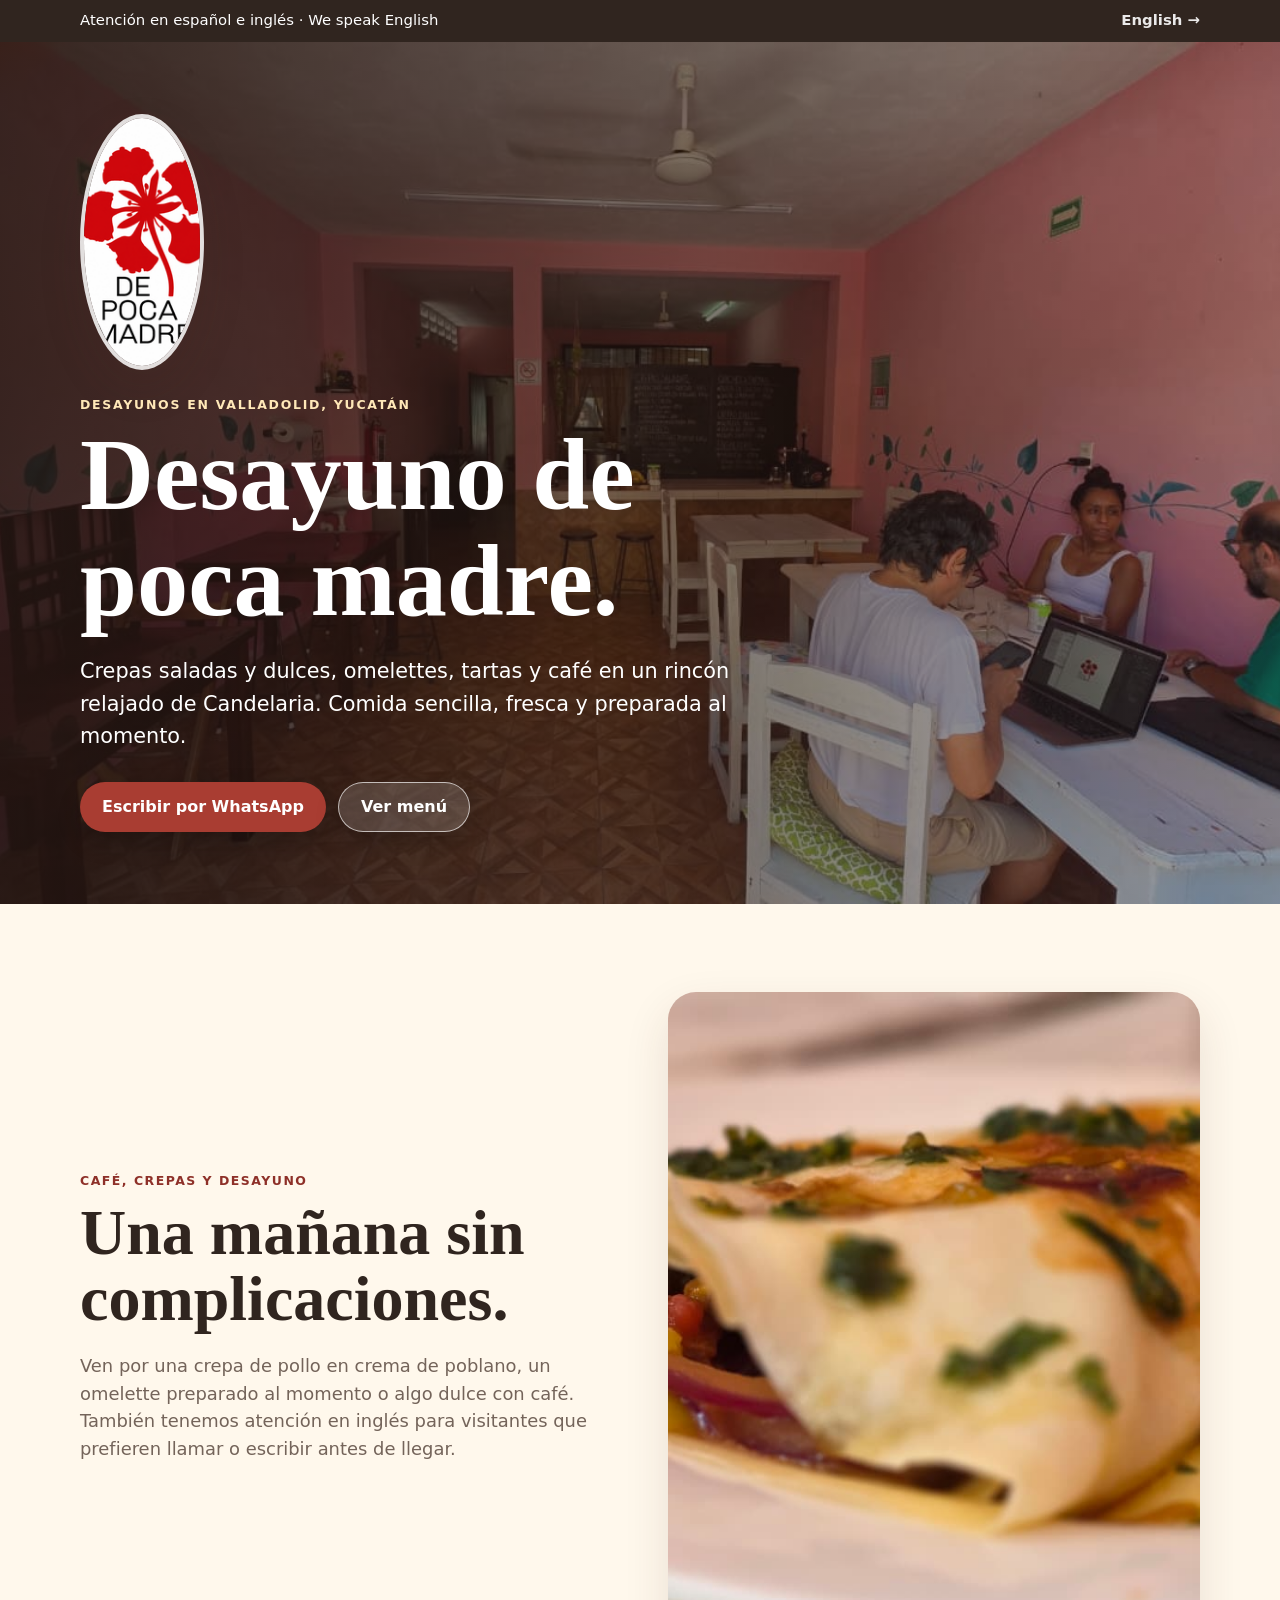
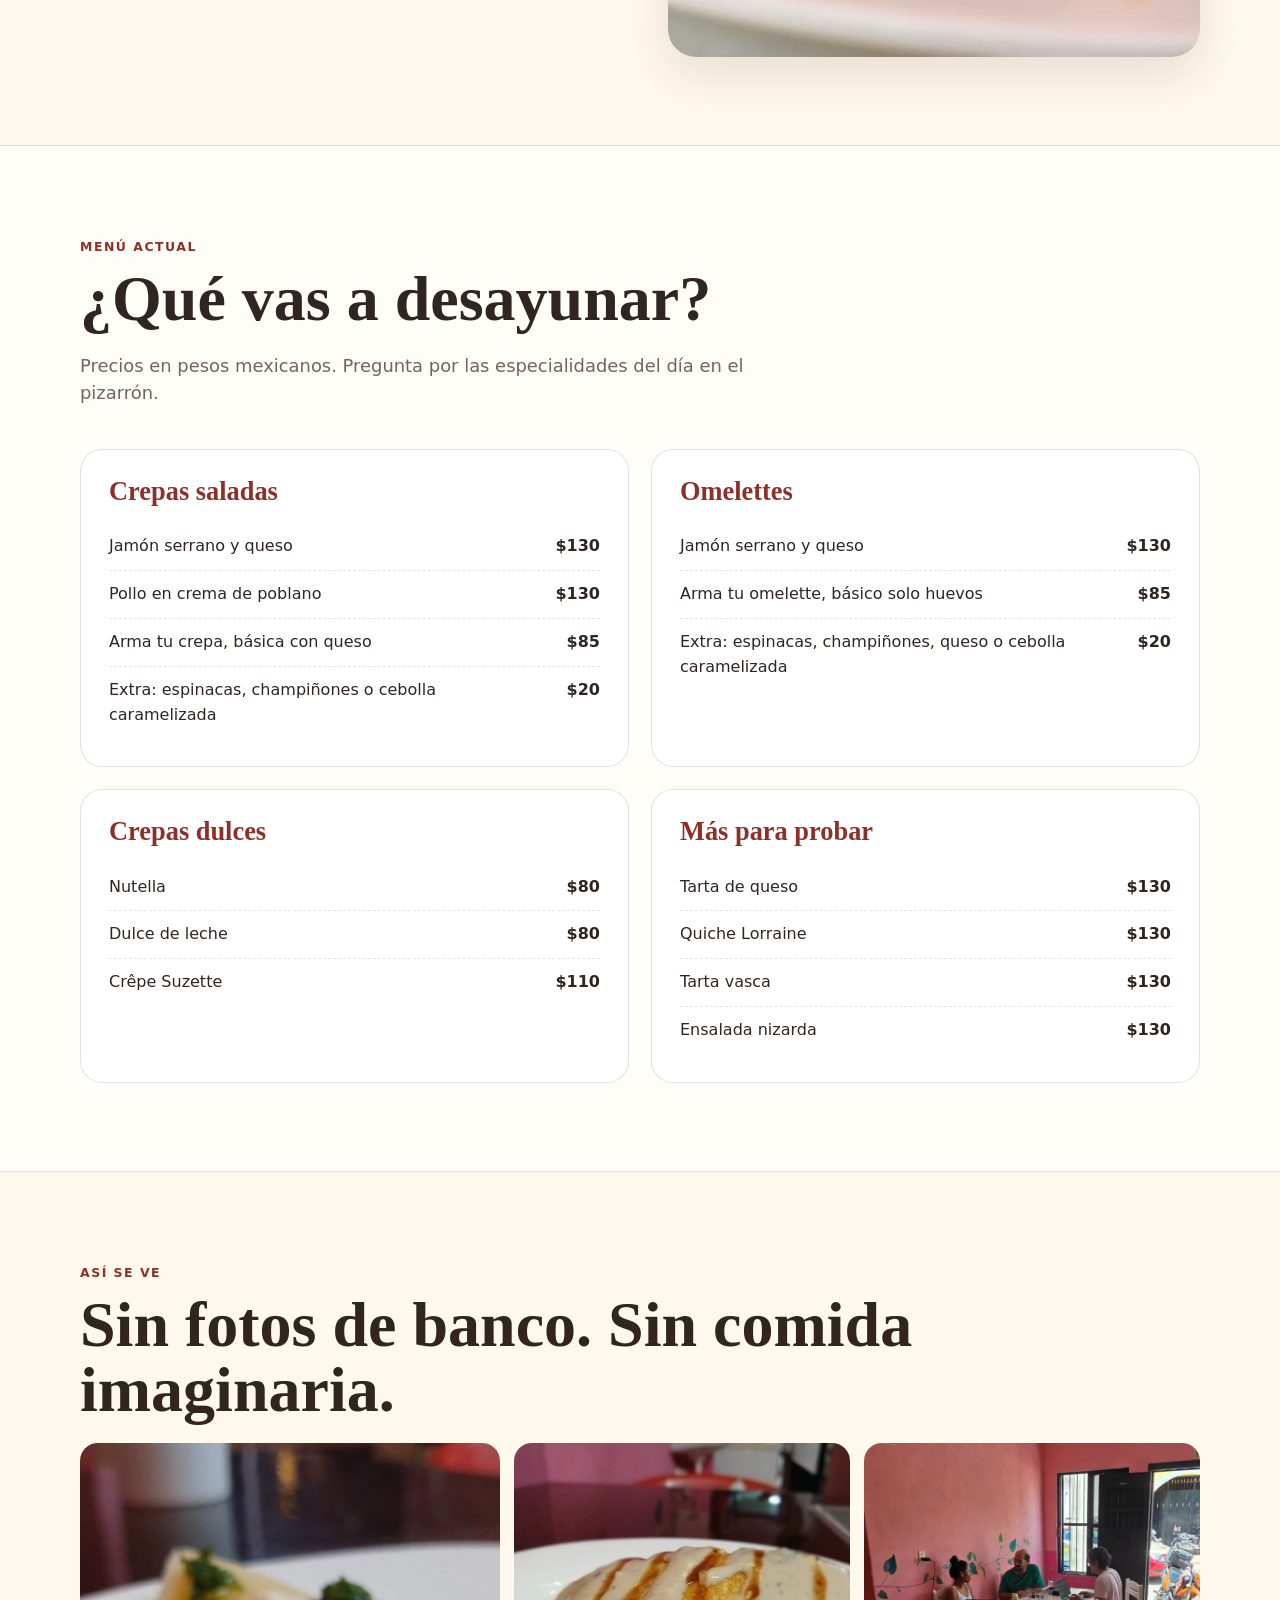
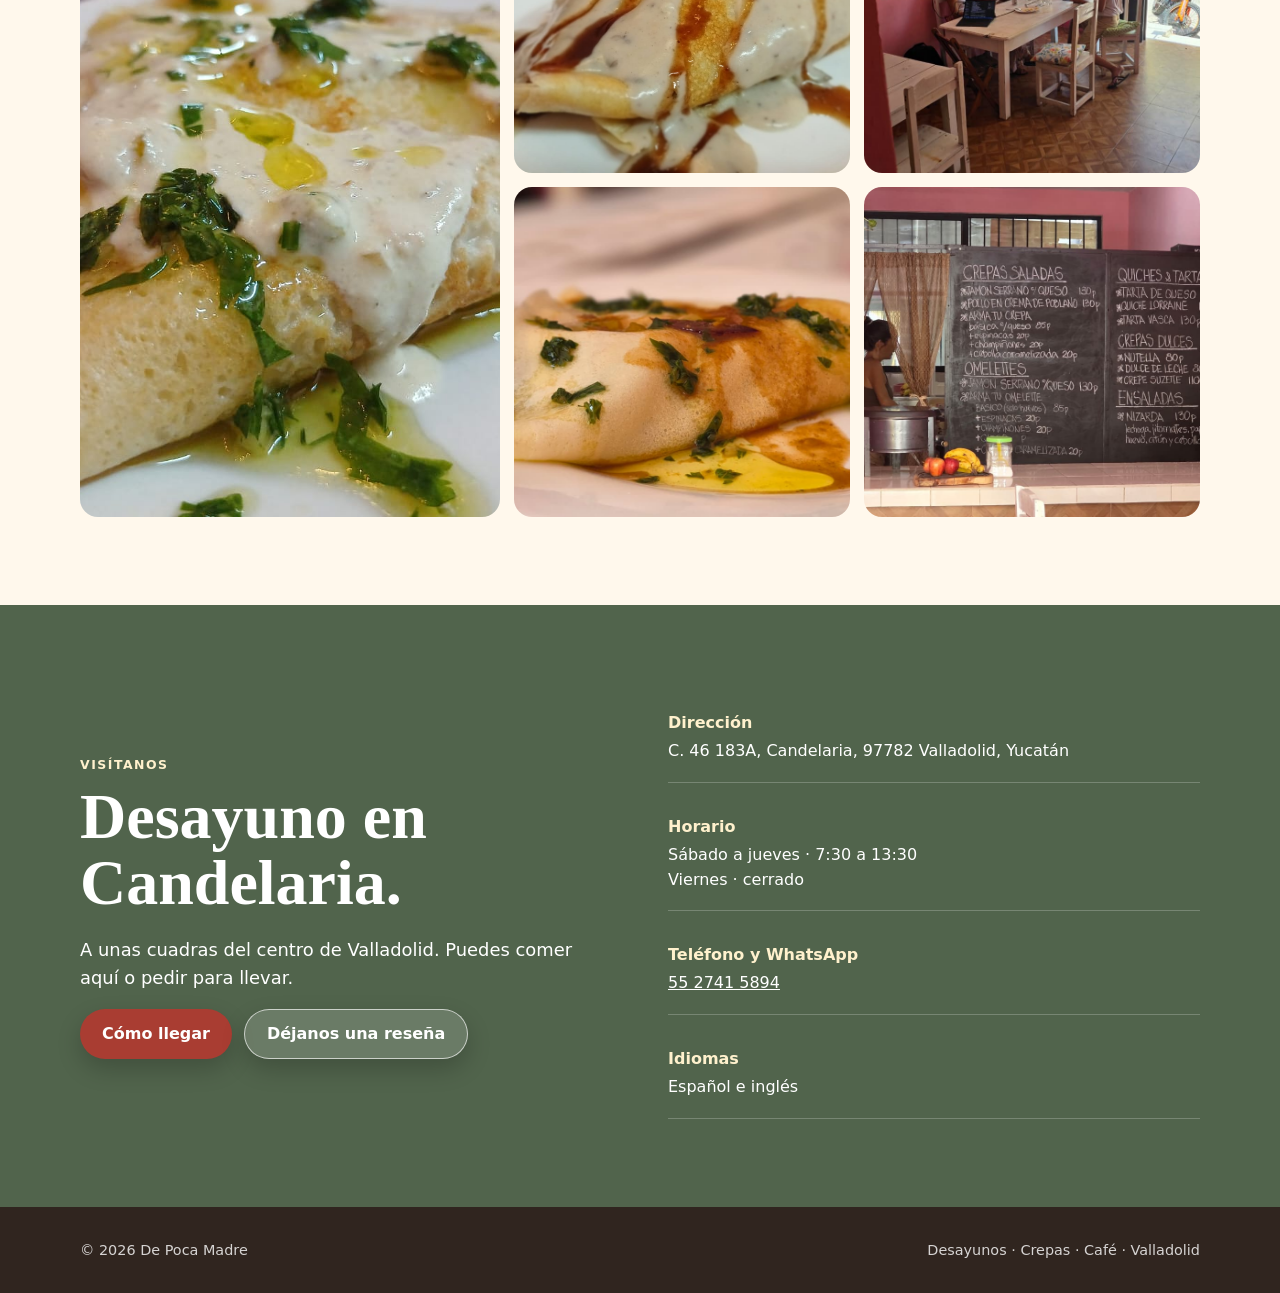
<file: index.html>
<!doctype html>
<html lang="es-MX">
<head>
  <meta name="google-site-verification" content="uA9kT-f18pNO_fuDsqGd36nbrnGrqzHcbERailEkTtU">
  <meta charset="utf-8">
  <meta name="viewport" content="width=device-width, initial-scale=1">
  <title>Desayunos y crepas en Valladolid | De Poca Madre</title>
  <meta name="description" content="Desayunos, crepas saladas y dulces, omelettes y café en Candelaria, Valladolid. Atención en español e inglés. Abierto de sábado a jueves por la mañana.">
  <meta name="robots" content="index,follow,max-image-preview:large">
  <meta name="geo.region" content="MX-YUC">
  <meta name="geo.placename" content="Valladolid">
  <meta property="og:type" content="website">
  <meta property="og:locale" content="es_MX">
  <meta property="og:title" content="De Poca Madre · Desayunos y crepas en Valladolid">
  <meta property="og:description" content="Crepas, omelettes, tartas y café en Candelaria. Atención en español e inglés.">
  <meta property="og:url" content="https://nitgritsc.github.io/depocamadre/">
  <meta property="og:site_name" content="De Poca Madre">
  <meta property="og:image" content="https://nitgritsc.github.io/depocamadre/assets/interior-wide-cover-original.jpeg">
  <meta property="og:image:alt" content="Interior de De Poca Madre en Valladolid">
  <meta name="twitter:card" content="summary_large_image">
  <link rel="icon" type="image/png" href="assets/de-poca-madre-logo-profile-v3-web.png">
  <link rel="canonical" href="https://nitgritsc.github.io/depocamadre/">
  <link rel="alternate" hreflang="es-MX" href="https://nitgritsc.github.io/depocamadre/">
  <link rel="alternate" hreflang="en" href="https://nitgritsc.github.io/depocamadre/en/">
  <link rel="alternate" hreflang="x-default" href="https://nitgritsc.github.io/depocamadre/">
  <link rel="stylesheet" href="styles.css">
  <script type="application/ld+json">
  {
    "@context": "https://schema.org",
    "@type": "Restaurant",
    "@id": "https://nitgritsc.github.io/depocamadre/#restaurant",
    "name": "De Poca Madre",
    "description": "Desayunos, crepas saladas y dulces, omelettes y café en Valladolid. Atención en español e inglés.",
    "telephone": "+52 55 2741 5894",
    "image": "https://nitgritsc.github.io/depocamadre/assets/interior-wide-cover-original.jpeg",
    "servesCuisine": ["Desayunos", "Crepas", "Café"],
    "priceRange": "$$",
    "address": {
      "@type": "PostalAddress",
      "streetAddress": "C. 46 183A, Candelaria",
      "addressLocality": "Valladolid",
      "addressRegion": "Yucatán",
      "postalCode": "97782",
      "addressCountry": "MX"
    },
    "geo": { "@type": "GeoCoordinates", "latitude": 20.6942355, "longitude": -88.2054704 },
    "openingHoursSpecification": [{
      "@type": "OpeningHoursSpecification",
      "dayOfWeek": ["Monday", "Tuesday", "Wednesday", "Thursday", "Saturday", "Sunday"],
      "opens": "07:30",
      "closes": "13:30"
    }],
    "url": "https://nitgritsc.github.io/depocamadre/",
    "menu": "https://nitgritsc.github.io/depocamadre/#menu",
    "sameAs": [
      "https://www.google.com/maps/search/?api=1&query=20.6942355%2C-88.2054704",
      "https://www.openstreetmap.org/node/14134019218",
      "https://app.foursquare.com/v/de-poca-madre/6a936f22cfe41c5e40e143a0"
    ]
  }
  </script>
  <script type="application/ld+json">
  {
    "@context": "https://schema.org",
    "@type": "WebSite",
    "@id": "https://nitgritsc.github.io/depocamadre/#website",
    "url": "https://nitgritsc.github.io/depocamadre/",
    "name": "De Poca Madre",
    "alternateName": "De Poca Madre Valladolid",
    "inLanguage": ["es-MX", "en"]
  }
  </script>
</head>
<body>
  <div class="topbar"><div class="wrap"><span>Atención en español e inglés · We speak English</span><a class="language" href="en/" lang="en">English →</a></div></div>
  <header class="hero">
    <div class="hero-content wrap">
      <img class="brand-mark" src="assets/de-poca-madre-logo-profile-v3-web.png" alt="Logotipo De Poca Madre" width="256" height="256">
      <p class="eyebrow">Desayunos en Valladolid, Yucatán</p>
      <h1>Desayuno de poca madre.</h1>
      <p class="lead">Crepas saladas y dulces, omelettes, tartas y café en un rincón relajado de Candelaria. Comida sencilla, fresca y preparada al momento.</p>
      <div class="actions">
        <a class="button" href="https://wa.me/525527415894?text=Hola%2C%20quisiera%20informaci%C3%B3n%20sobre%20el%20men%C3%BA" rel="noopener">Escribir por WhatsApp</a>
        <a class="button secondary" href="#menu">Ver menú</a>
      </div>
    </div>
  </header>

  <main>
    <section><div class="wrap intro-grid">
      <div>
        <span class="section-kicker">Café, crepas y desayuno</span>
        <h2>Una mañana sin complicaciones.</h2>
        <p class="large-copy">Ven por una crepa de pollo en crema de poblano, un omelette preparado al momento o algo dulce con café. También tenemos atención en inglés para visitantes que prefieren llamar o escribir antes de llegar.</p>
      </div>
      <img class="feature-photo" src="assets/savory-crepe-hero-open-original.jpeg" alt="Crepa salada servida en De Poca Madre, Valladolid" loading="lazy">
    </div></section>

    <section class="menu" id="menu"><div class="wrap">
      <div class="menu-heading"><span class="section-kicker">Menú actual</span><h2>¿Qué vas a desayunar?</h2><p class="large-copy">Precios en pesos mexicanos. Pregunta por las especialidades del día en el pizarrón.</p></div>
      <div class="menu-grid">
        <article class="menu-card"><h3>Crepas saladas</h3>
          <div class="menu-item"><span>Jamón serrano y queso</span><strong>$130</strong></div>
          <div class="menu-item"><span>Pollo en crema de poblano</span><strong>$130</strong></div>
          <div class="menu-item"><span>Arma tu crepa, básica con queso</span><strong>$85</strong></div>
          <div class="menu-item"><span>Extra: espinacas, champiñones o cebolla caramelizada</span><strong>$20</strong></div>
        </article>
        <article class="menu-card"><h3>Omelettes</h3>
          <div class="menu-item"><span>Jamón serrano y queso</span><strong>$130</strong></div>
          <div class="menu-item"><span>Arma tu omelette, básico solo huevos</span><strong>$85</strong></div>
          <div class="menu-item"><span>Extra: espinacas, champiñones, queso o cebolla caramelizada</span><strong>$20</strong></div>
        </article>
        <article class="menu-card"><h3>Crepas dulces</h3>
          <div class="menu-item"><span>Nutella</span><strong>$80</strong></div>
          <div class="menu-item"><span>Dulce de leche</span><strong>$80</strong></div>
          <div class="menu-item"><span>Crêpe Suzette</span><strong>$110</strong></div>
        </article>
        <article class="menu-card"><h3>Más para probar</h3>
          <div class="menu-item"><span>Tarta de queso</span><strong>$130</strong></div>
          <div class="menu-item"><span>Quiche Lorraine</span><strong>$130</strong></div>
          <div class="menu-item"><span>Tarta vasca</span><strong>$130</strong></div>
          <div class="menu-item"><span>Ensalada nizarda</span><strong>$130</strong></div>
        </article>
      </div>
    </div></section>

    <section><div class="wrap">
      <span class="section-kicker">Así se ve</span><h2>Sin fotos de banco. Sin comida imaginaria.</h2>
      <div class="gallery">
        <img src="assets/rose-creamy-savory-closeup-original.jpeg" alt="Crepa salada cremosa" loading="lazy">
        <img src="assets/rose-sweet-crepe-original.jpeg" alt="Crepa dulce" loading="lazy">
        <img src="assets/interior-lively-vertical-original.jpeg" alt="Interior de De Poca Madre" loading="lazy">
        <img src="assets/savory-crepe-hero-clean-original.jpeg" alt="Crepa salada presentada en plato" loading="lazy">
        <img src="assets/live-blackboard-menu-original.jpeg" alt="Pizarrón con el menú del día" loading="lazy">
      </div>
    </div></section>

    <section class="visit"><div class="wrap visit-grid">
      <div><span class="section-kicker">Visítanos</span><h2>Desayuno en Candelaria.</h2><p class="large-copy">A unas cuadras del centro de Valladolid. Puedes comer aquí o pedir para llevar.</p><div class="actions"><a class="button" href="https://www.google.com/maps/dir/?api=1&destination=20.6942355%2C-88.2054704" rel="noopener">Cómo llegar</a><a class="button secondary" href="https://g.page/r/CUeNhZyy9YvkEBE/review" rel="noopener">Déjanos una reseña</a></div></div>
      <div class="details">
        <div class="detail"><b>Dirección</b>C. 46 183A, Candelaria, 97782 Valladolid, Yucatán</div>
        <div class="detail"><b>Horario</b>Sábado a jueves · 7:30 a 13:30<br>Viernes · cerrado</div>
        <div class="detail"><b>Teléfono y WhatsApp</b><a href="tel:+525527415894">55 2741 5894</a></div>
        <div class="detail"><b>Idiomas</b>Español e inglés</div>
      </div>
    </div></section>
  </main>
  <footer><div class="wrap"><span>© 2026 De Poca Madre</span><span>Desayunos · Crepas · Café · Valladolid</span></div></footer>
</body>
</html>
</file>
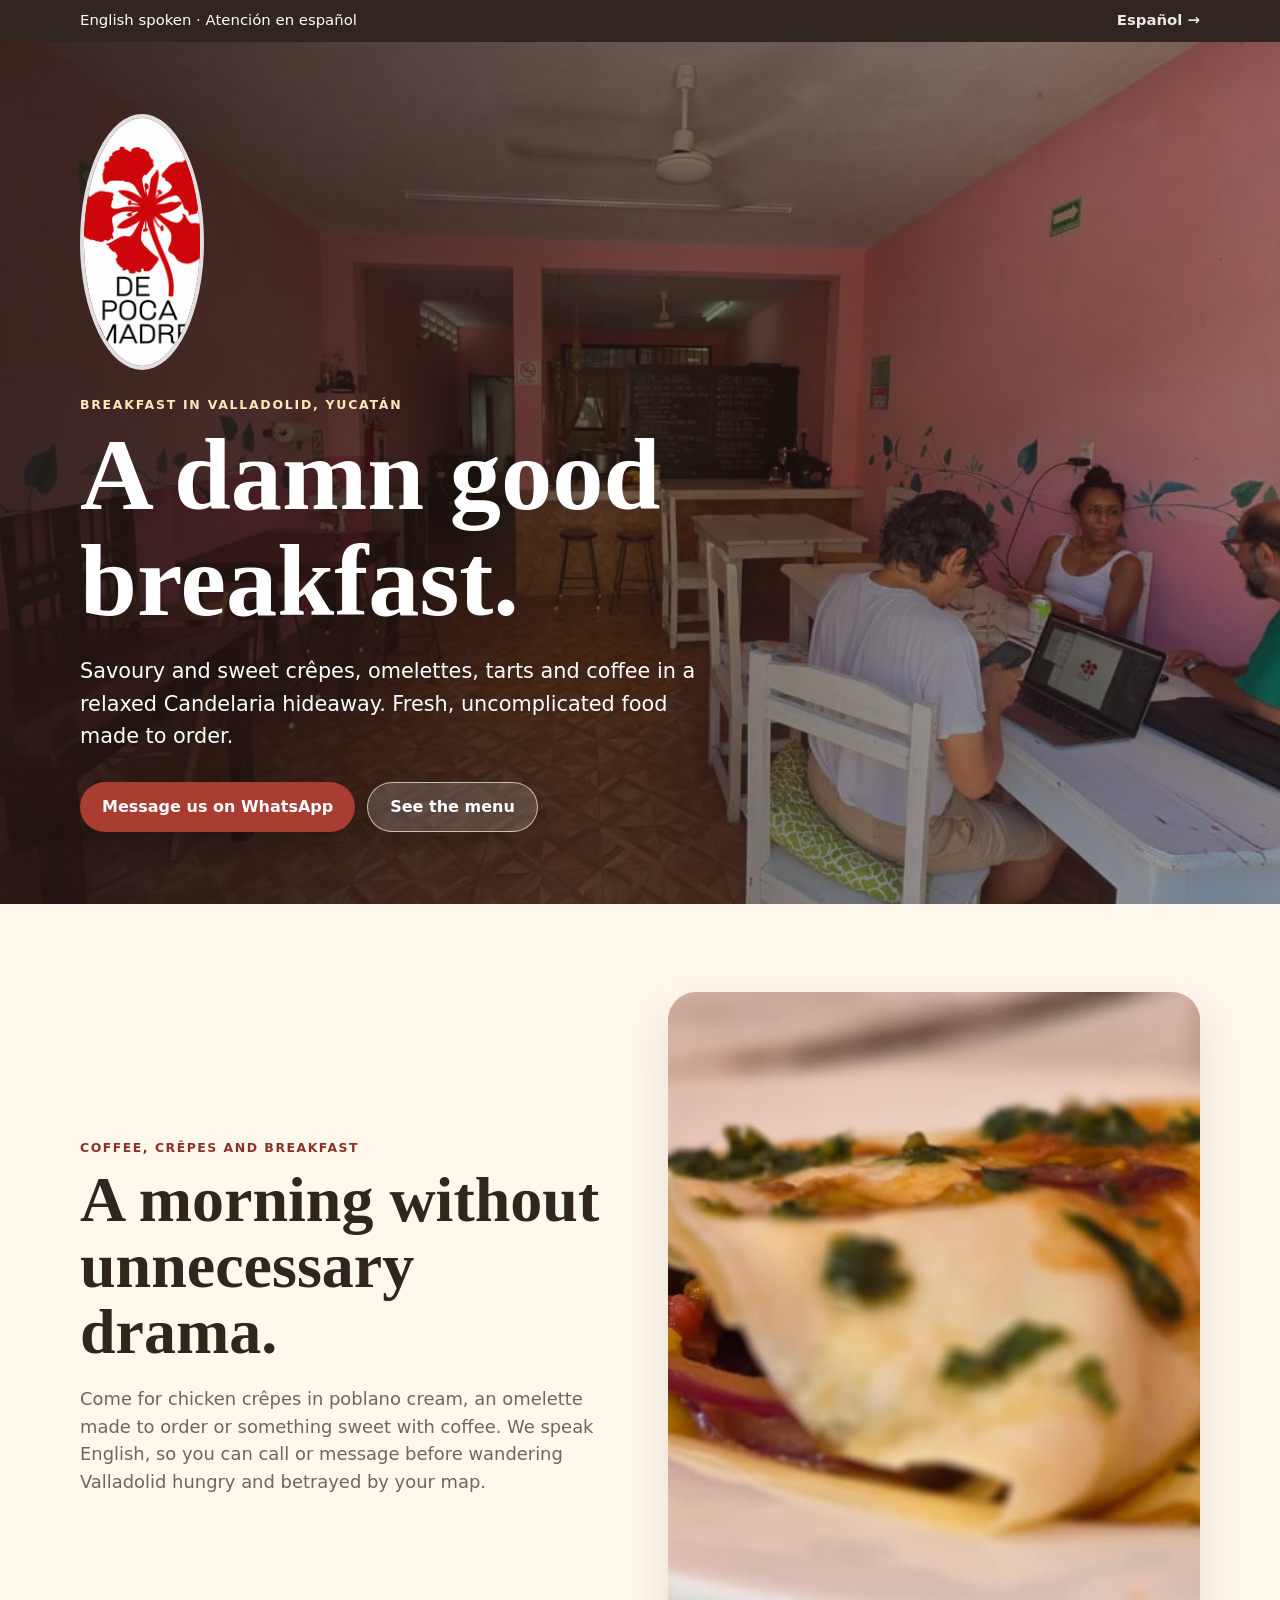
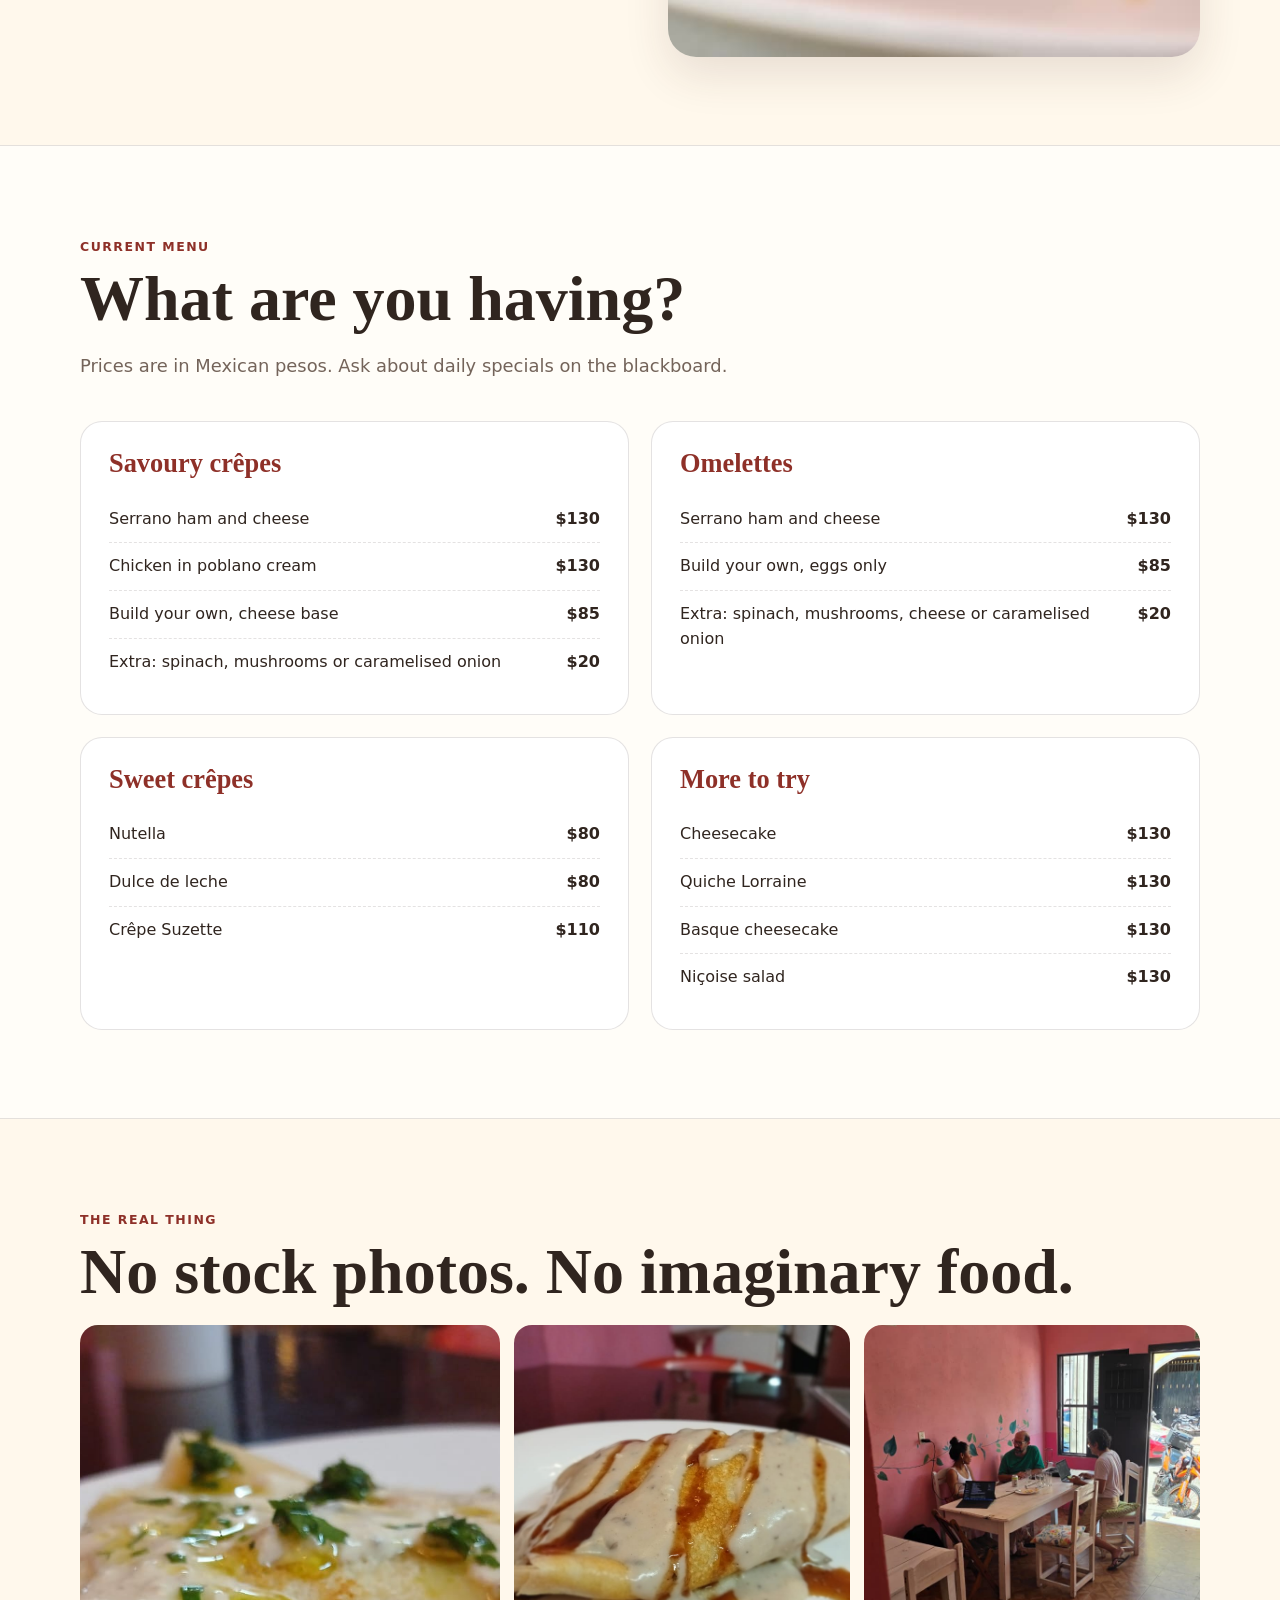
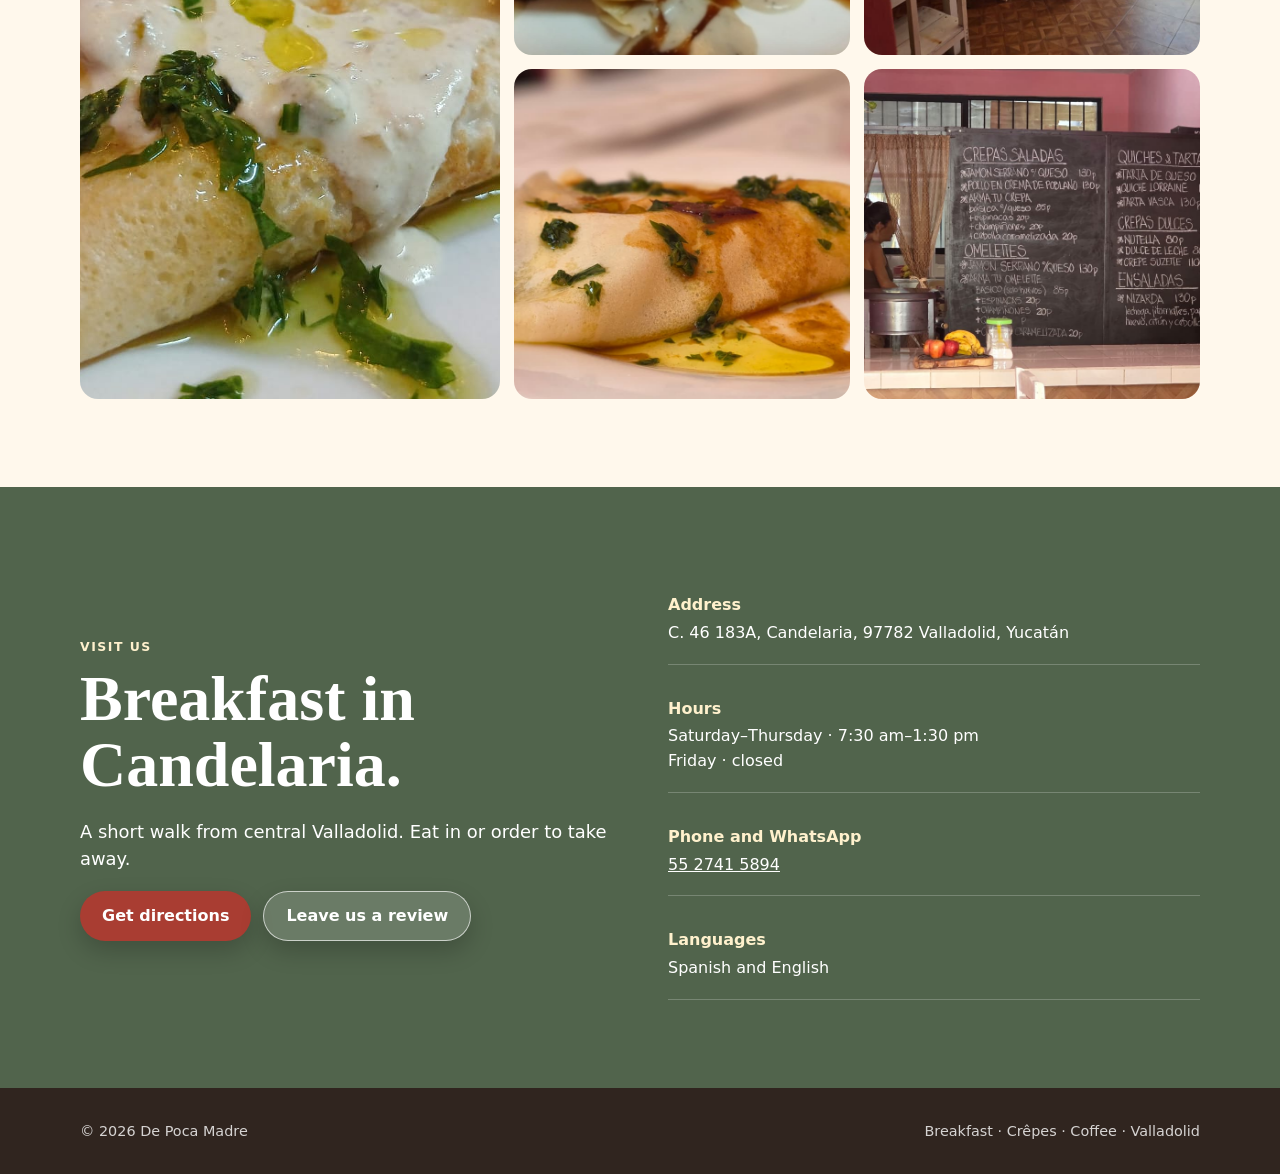
<file: en/index.html>
<!doctype html>
<html lang="en">
<head>
  <meta charset="utf-8">
  <meta name="viewport" content="width=device-width, initial-scale=1">
  <title>Breakfast and crêpes in Valladolid | De Poca Madre</title>
  <meta name="description" content="Fresh breakfast, savoury and sweet crêpes, omelettes and coffee in Valladolid, Yucatán. English spoken. Open Saturday through Thursday mornings.">
  <meta name="robots" content="index,follow,max-image-preview:large">
  <meta name="geo.region" content="MX-YUC">
  <meta name="geo.placename" content="Valladolid">
  <meta property="og:type" content="website">
  <meta property="og:locale" content="en_US">
  <meta property="og:title" content="De Poca Madre · Breakfast and crêpes in Valladolid">
  <meta property="og:description" content="Fresh crêpes, omelettes, tarts and coffee in Candelaria. English spoken.">
  <meta property="og:url" content="https://nitgritsc.github.io/depocamadre/en/">
  <meta property="og:site_name" content="De Poca Madre">
  <meta property="og:image" content="https://nitgritsc.github.io/depocamadre/assets/interior-wide-cover-original.jpeg">
  <meta property="og:image:alt" content="Inside De Poca Madre in Valladolid">
  <meta name="twitter:card" content="summary_large_image">
  <link rel="icon" type="image/png" href="../assets/de-poca-madre-logo-profile-v3-web.png">
  <link rel="canonical" href="https://nitgritsc.github.io/depocamadre/en/">
  <link rel="alternate" hreflang="es-MX" href="https://nitgritsc.github.io/depocamadre/">
  <link rel="alternate" hreflang="en" href="https://nitgritsc.github.io/depocamadre/en/">
  <link rel="alternate" hreflang="x-default" href="https://nitgritsc.github.io/depocamadre/">
  <link rel="stylesheet" href="../styles.css">
  <script type="application/ld+json">
  {
    "@context": "https://schema.org",
    "@type": "Restaurant",
    "@id": "https://nitgritsc.github.io/depocamadre/#restaurant",
    "name": "De Poca Madre",
    "description": "Fresh breakfast, savoury and sweet crêpes, omelettes and coffee in Valladolid. English spoken.",
    "telephone": "+52 55 2741 5894",
    "image": "https://nitgritsc.github.io/depocamadre/assets/interior-wide-cover-original.jpeg",
    "servesCuisine": ["Breakfast", "Crêpes", "Coffee"],
    "priceRange": "$$",
    "address": {"@type":"PostalAddress","streetAddress":"C. 46 183A, Candelaria","addressLocality":"Valladolid","addressRegion":"Yucatán","postalCode":"97782","addressCountry":"MX"},
    "geo": {"@type":"GeoCoordinates","latitude":20.6942355,"longitude":-88.2054704},
    "openingHoursSpecification": [{"@type":"OpeningHoursSpecification","dayOfWeek":["Monday","Tuesday","Wednesday","Thursday","Saturday","Sunday"],"opens":"07:30","closes":"13:30"}],
    "url": "https://nitgritsc.github.io/depocamadre/en/",
    "menu": "https://nitgritsc.github.io/depocamadre/en/#menu",
    "sameAs": [
      "https://www.google.com/maps/search/?api=1&query=20.6942355%2C-88.2054704",
      "https://www.openstreetmap.org/node/14134019218",
      "https://app.foursquare.com/v/de-poca-madre/6a936f22cfe41c5e40e143a0"
    ]
  }
  </script>
  <script type="application/ld+json">
  {
    "@context": "https://schema.org",
    "@type": "WebSite",
    "@id": "https://nitgritsc.github.io/depocamadre/#website",
    "url": "https://nitgritsc.github.io/depocamadre/",
    "name": "De Poca Madre",
    "alternateName": "De Poca Madre Valladolid",
    "inLanguage": ["es-MX", "en"]
  }
  </script>
</head>
<body>
  <div class="topbar"><div class="wrap"><span>English spoken · Atención en español</span><a class="language" href="../" lang="es-MX">Español →</a></div></div>
  <header class="hero"><div class="hero-content wrap">
    <img class="brand-mark" src="../assets/de-poca-madre-logo-profile-v3-web.png" alt="De Poca Madre logo" width="256" height="256">
    <p class="eyebrow">Breakfast in Valladolid, Yucatán</p>
    <h1>A damn good breakfast.</h1>
    <p class="lead">Savoury and sweet crêpes, omelettes, tarts and coffee in a relaxed Candelaria hideaway. Fresh, uncomplicated food made to order.</p>
    <div class="actions"><a class="button" href="https://wa.me/525527415894?text=Hello%2C%20I%27d%20like%20information%20about%20the%20menu" rel="noopener">Message us on WhatsApp</a><a class="button secondary" href="#menu">See the menu</a></div>
  </div></header>

  <main>
    <section><div class="wrap intro-grid"><div><span class="section-kicker">Coffee, crêpes and breakfast</span><h2>A morning without unnecessary drama.</h2><p class="large-copy">Come for chicken crêpes in poblano cream, an omelette made to order or something sweet with coffee. We speak English, so you can call or message before wandering Valladolid hungry and betrayed by your map.</p></div><img class="feature-photo" src="../assets/savory-crepe-hero-open-original.jpeg" alt="Savoury crêpe served at De Poca Madre in Valladolid" loading="lazy"></div></section>

    <section class="menu" id="menu"><div class="wrap"><div class="menu-heading"><span class="section-kicker">Current menu</span><h2>What are you having?</h2><p class="large-copy">Prices are in Mexican pesos. Ask about daily specials on the blackboard.</p></div>
      <div class="menu-grid">
        <article class="menu-card"><h3>Savoury crêpes</h3><div class="menu-item"><span>Serrano ham and cheese</span><strong>$130</strong></div><div class="menu-item"><span>Chicken in poblano cream</span><strong>$130</strong></div><div class="menu-item"><span>Build your own, cheese base</span><strong>$85</strong></div><div class="menu-item"><span>Extra: spinach, mushrooms or caramelised onion</span><strong>$20</strong></div></article>
        <article class="menu-card"><h3>Omelettes</h3><div class="menu-item"><span>Serrano ham and cheese</span><strong>$130</strong></div><div class="menu-item"><span>Build your own, eggs only</span><strong>$85</strong></div><div class="menu-item"><span>Extra: spinach, mushrooms, cheese or caramelised onion</span><strong>$20</strong></div></article>
        <article class="menu-card"><h3>Sweet crêpes</h3><div class="menu-item"><span>Nutella</span><strong>$80</strong></div><div class="menu-item"><span>Dulce de leche</span><strong>$80</strong></div><div class="menu-item"><span>Crêpe Suzette</span><strong>$110</strong></div></article>
        <article class="menu-card"><h3>More to try</h3><div class="menu-item"><span>Cheesecake</span><strong>$130</strong></div><div class="menu-item"><span>Quiche Lorraine</span><strong>$130</strong></div><div class="menu-item"><span>Basque cheesecake</span><strong>$130</strong></div><div class="menu-item"><span>Niçoise salad</span><strong>$130</strong></div></article>
      </div>
    </div></section>

    <section><div class="wrap"><span class="section-kicker">The real thing</span><h2>No stock photos. No imaginary food.</h2><div class="gallery"><img src="../assets/rose-creamy-savory-closeup-original.jpeg" alt="Creamy savoury crêpe" loading="lazy"><img src="../assets/rose-sweet-crepe-original.jpeg" alt="Sweet crêpe" loading="lazy"><img src="../assets/interior-lively-vertical-original.jpeg" alt="Inside De Poca Madre" loading="lazy"><img src="../assets/savory-crepe-hero-clean-original.jpeg" alt="Savoury crêpe served on a plate" loading="lazy"><img src="../assets/live-blackboard-menu-original.jpeg" alt="Daily menu blackboard" loading="lazy"></div></div></section>

    <section class="visit"><div class="wrap visit-grid"><div><span class="section-kicker">Visit us</span><h2>Breakfast in Candelaria.</h2><p class="large-copy">A short walk from central Valladolid. Eat in or order to take away.</p><div class="actions"><a class="button" href="https://www.google.com/maps/dir/?api=1&destination=20.6942355%2C-88.2054704" rel="noopener">Get directions</a><a class="button secondary" href="https://g.page/r/CUeNhZyy9YvkEBE/review" rel="noopener">Leave us a review</a></div></div><div class="details"><div class="detail"><b>Address</b>C. 46 183A, Candelaria, 97782 Valladolid, Yucatán</div><div class="detail"><b>Hours</b>Saturday–Thursday · 7:30 am–1:30 pm<br>Friday · closed</div><div class="detail"><b>Phone and WhatsApp</b><a href="tel:+525527415894">55 2741 5894</a></div><div class="detail"><b>Languages</b>Spanish and English</div></div></div></section>
  </main>
  <footer><div class="wrap"><span>© 2026 De Poca Madre</span><span>Breakfast · Crêpes · Coffee · Valladolid</span></div></footer>
</body>
</html>
</file>
<file: styles.css>
:root {
  --cream: #fff8ec;
  --paper: #fffdf8;
  --ink: #30251f;
  --muted: #74645a;
  --coral: #a93d32;
  --coral-dark: #8e3028;
  --sage: #51644c;
  --line: rgba(48, 37, 31, 0.13);
  --shadow: 0 18px 45px rgba(72, 44, 31, 0.12);
}

* { box-sizing: border-box; }
html { scroll-behavior: smooth; }
body {
  margin: 0;
  color: var(--ink);
  background: var(--cream);
  font-family: Inter, ui-sans-serif, system-ui, -apple-system, BlinkMacSystemFont, "Segoe UI", sans-serif;
  line-height: 1.55;
}
img { display: block; width: 100%; }
a { color: inherit; }
.wrap { width: min(1120px, calc(100% - 32px)); margin: auto; }

.topbar {
  background: var(--ink);
  color: white;
  font-size: 0.93rem;
}
.topbar .wrap {
  min-height: 42px;
  display: flex;
  align-items: center;
  justify-content: space-between;
  gap: 20px;
}
.topbar a { text-decoration: none; font-weight: 800; }
.language { opacity: 0.9; }

.hero {
  min-height: 680px;
  position: relative;
  display: grid;
  place-items: center;
  overflow: hidden;
  color: white;
  background: #4a3128;
}
.hero::before {
  content: "";
  position: absolute;
  inset: 0;
  background:
    linear-gradient(90deg, rgba(35, 22, 18, 0.88), rgba(35, 22, 18, 0.35)),
    url("assets/interior-wide-cover-original.jpeg") center/cover;
}
.hero-content { position: relative; z-index: 1; padding: 72px 0; }
.brand-mark {
  width: 124px;
  aspect-ratio: 1;
  object-fit: cover;
  border-radius: 50%;
  border: 4px solid rgba(255,255,255,.85);
  box-shadow: var(--shadow);
}
.eyebrow {
  margin: 25px 0 8px;
  color: #ffe8b8;
  text-transform: uppercase;
  letter-spacing: .14em;
  font-size: .78rem;
  font-weight: 900;
}
h1, h2, h3 { font-family: Georgia, "Times New Roman", serif; line-height: 1.03; }
h1 { max-width: 780px; margin: 0; font-size: clamp(3.2rem, 8vw, 6.7rem); }
.lead { max-width: 650px; margin: 22px 0 30px; font-size: clamp(1.05rem, 2vw, 1.3rem); }
.actions { display: flex; flex-wrap: wrap; gap: 12px; }
.button {
  display: inline-flex;
  min-height: 50px;
  align-items: center;
  justify-content: center;
  padding: 0 22px;
  border-radius: 999px;
  background: var(--coral);
  color: white;
  text-decoration: none;
  font-weight: 900;
  box-shadow: 0 10px 24px rgba(0,0,0,.2);
}
.button:hover { background: var(--coral-dark); }
.button.secondary { background: rgba(255,255,255,.15); border: 1px solid rgba(255,255,255,.65); }

section { padding: 88px 0; }
.intro-grid, .visit-grid { display: grid; grid-template-columns: 1fr 1fr; gap: 56px; align-items: center; }
.section-kicker { color: var(--coral-dark); text-transform: uppercase; letter-spacing: .12em; font-size: .78rem; font-weight: 900; }
h2 { margin: 7px 0 20px; font-size: clamp(2.2rem, 5vw, 4.2rem); }
.large-copy { color: var(--muted); font-size: 1.12rem; }
.feature-photo { aspect-ratio: 4 / 5; object-fit: cover; border-radius: 28px; box-shadow: var(--shadow); }

.menu { background: var(--paper); border-block: 1px solid var(--line); }
.menu-heading { max-width: 720px; margin-bottom: 42px; }
.menu-grid { display: grid; grid-template-columns: repeat(2, 1fr); gap: 22px; }
.menu-card { padding: 28px; background: white; border: 1px solid var(--line); border-radius: 22px; }
.menu-card h3 { margin: 0 0 18px; color: var(--coral-dark); font-size: 1.65rem; }
.menu-item { display: grid; grid-template-columns: 1fr auto; gap: 20px; padding: 11px 0; border-bottom: 1px dashed var(--line); }
.menu-item:last-child { border: 0; }
.menu-item strong { white-space: nowrap; }
.note { color: var(--muted); font-size: .9rem; }

.gallery { display: grid; grid-template-columns: 1.25fr 1fr 1fr; gap: 14px; }
.gallery img { height: 330px; object-fit: cover; border-radius: 18px; }
.gallery img:first-child { height: 674px; grid-row: span 2; }

.visit { background: var(--sage); color: white; }
.visit .section-kicker { color: #fff1cd; }
.visit .large-copy { color: white; }
.details { display: grid; gap: 14px; }
.detail { padding: 18px 0; border-bottom: 1px solid rgba(255,255,255,.22); }
.detail b { display: block; color: #fff1cd; margin-bottom: 3px; }
.map-link { color: white; font-weight: 900; }

footer { padding: 32px 0; background: var(--ink); color: rgba(255,255,255,.8); font-size: .9rem; }
footer .wrap { display: flex; justify-content: space-between; flex-wrap: wrap; gap: 12px; }

@media (max-width: 760px) {
  .hero { min-height: 620px; }
  .intro-grid, .visit-grid, .menu-grid { grid-template-columns: 1fr; }
  .intro-grid { gap: 34px; }
  .gallery { grid-template-columns: 1fr 1fr; }
  .gallery img, .gallery img:first-child { height: 250px; grid-row: auto; }
  .gallery img:first-child { grid-column: span 2; }
  section { padding: 64px 0; }
}
</file>
